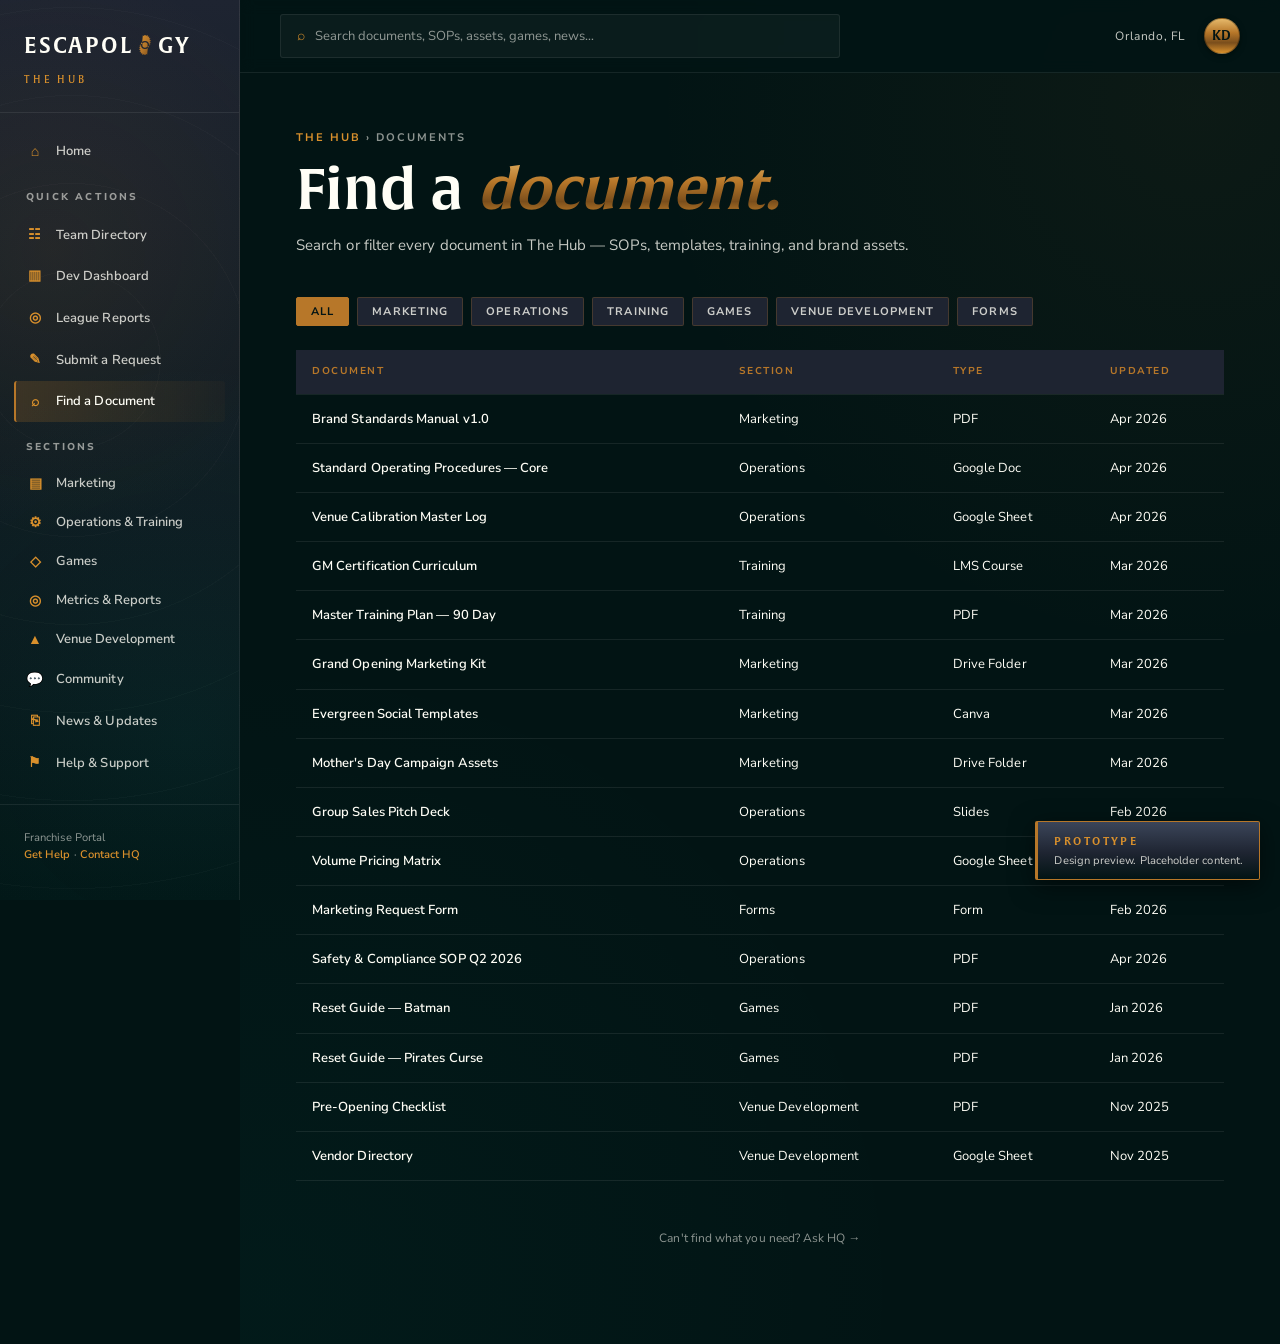
<file: documents.html>
<!DOCTYPE html>
<html lang="en">
<head>
<meta charset="UTF-8">
<meta name="viewport" content="width=device-width, initial-scale=1.0">
<title>Documents — The Hub</title>
<link rel="preconnect" href="https://fonts.googleapis.com">
<link rel="preconnect" href="https://fonts.gstatic.com" crossorigin>
<link href="https://fonts.googleapis.com/css2?family=Cormorant+Garamond:ital,wght@0,400;0,500;0,600;0,700;1,500&family=Nunito+Sans:wght@400;600;700;800&display=swap" rel="stylesheet">
<link rel="stylesheet" href="assets/styles.css">
<style>
  .doc-table { width: 100%; border-collapse: collapse; margin-bottom: 48px; }
  .doc-table th, .doc-table td { text-align: left; padding: 14px 16px; border-bottom: 1px solid var(--border-soft); font-size: 13px; }
  .doc-table th { font-size: 10px; letter-spacing: 0.15em; text-transform: uppercase; color: var(--brass); font-weight: 700; background: var(--iron-deep); }
  .doc-table tr:hover td { background: rgba(183,119,41,0.04); }
  .doc-table td a { color: var(--paper); font-weight: 600; }
  .doc-table td a:hover { color: var(--brass-light); }
  .doc-filters { display: flex; gap: 8px; margin-bottom: 24px; flex-wrap: wrap; }
  .filter-chip { padding: 6px 14px; font-size: 11px; letter-spacing: 0.1em; text-transform: uppercase; font-weight: 700; border: 1px solid var(--border); border-radius: 2px; color: var(--muted-strong); background: var(--iron-deep); cursor: pointer; }
  .filter-chip.active { background: var(--brass); color: var(--iron-black); border-color: var(--brass); }
</style>
</head>
<body>
<div class="app">
  <div data-slot="sidebar"></div>
  <main class="main">
    <div data-slot="topbar"></div>
    <div class="content">
      <div class="breadcrumb"><a href="index.html">The Hub</a> › Documents</div>
      <h1 class="page-title">Find a <span class="accent">document.</span></h1>
      <p class="page-subtitle">Search or filter every document in The Hub — SOPs, templates, training, and brand assets.</p>

      <div class="doc-filters">
        <button class="filter-chip active">All</button>
        <button class="filter-chip">Marketing</button>
        <button class="filter-chip">Operations</button>
        <button class="filter-chip">Training</button>
        <button class="filter-chip">Games</button>
        <button class="filter-chip">Venue Development</button>
        <button class="filter-chip">Forms</button>
      </div>

      <table class="doc-table">
        <thead>
          <tr><th style="width:46%;">Document</th><th>Section</th><th>Type</th><th>Updated</th></tr>
        </thead>
        <tbody>
          <tr><td><a href="#">Brand Standards Manual v1.0</a></td><td>Marketing</td><td>PDF</td><td>Apr 2026</td></tr>
          <tr><td><a href="#">Standard Operating Procedures — Core</a></td><td>Operations</td><td>Google Doc</td><td>Apr 2026</td></tr>
          <tr><td><a href="#">Venue Calibration Master Log</a></td><td>Operations</td><td>Google Sheet</td><td>Apr 2026</td></tr>
          <tr><td><a href="#">GM Certification Curriculum</a></td><td>Training</td><td>LMS Course</td><td>Mar 2026</td></tr>
          <tr><td><a href="#">Master Training Plan — 90 Day</a></td><td>Training</td><td>PDF</td><td>Mar 2026</td></tr>
          <tr><td><a href="#">Grand Opening Marketing Kit</a></td><td>Marketing</td><td>Drive Folder</td><td>Mar 2026</td></tr>
          <tr><td><a href="#">Evergreen Social Templates</a></td><td>Marketing</td><td>Canva</td><td>Mar 2026</td></tr>
          <tr><td><a href="#">Mother's Day Campaign Assets</a></td><td>Marketing</td><td>Drive Folder</td><td>Mar 2026</td></tr>
          <tr><td><a href="#">Group Sales Pitch Deck</a></td><td>Operations</td><td>Slides</td><td>Feb 2026</td></tr>
          <tr><td><a href="#">Volume Pricing Matrix</a></td><td>Operations</td><td>Google Sheet</td><td>Feb 2026</td></tr>
          <tr><td><a href="#">Marketing Request Form</a></td><td>Forms</td><td>Form</td><td>Feb 2026</td></tr>
          <tr><td><a href="#">Safety &amp; Compliance SOP Q2 2026</a></td><td>Operations</td><td>PDF</td><td>Apr 2026</td></tr>
          <tr><td><a href="#">Reset Guide — Batman</a></td><td>Games</td><td>PDF</td><td>Jan 2026</td></tr>
          <tr><td><a href="#">Reset Guide — Pirates Curse</a></td><td>Games</td><td>PDF</td><td>Jan 2026</td></tr>
          <tr><td><a href="#">Pre-Opening Checklist</a></td><td>Venue Development</td><td>PDF</td><td>Nov 2025</td></tr>
          <tr><td><a href="#">Vendor Directory</a></td><td>Venue Development</td><td>Google Sheet</td><td>Nov 2025</td></tr>
        </tbody>
      </table>

      <p style="color:var(--muted); font-size: 12px; text-align:center;">Can't find what you need? <a href="mailto:support@escapology.com">Ask HQ →</a></p>
    </div>
  </main>
</div>
<div data-slot="badge"></div>
<script src="assets/nav.js"></script>
</body>
</html>
</file>
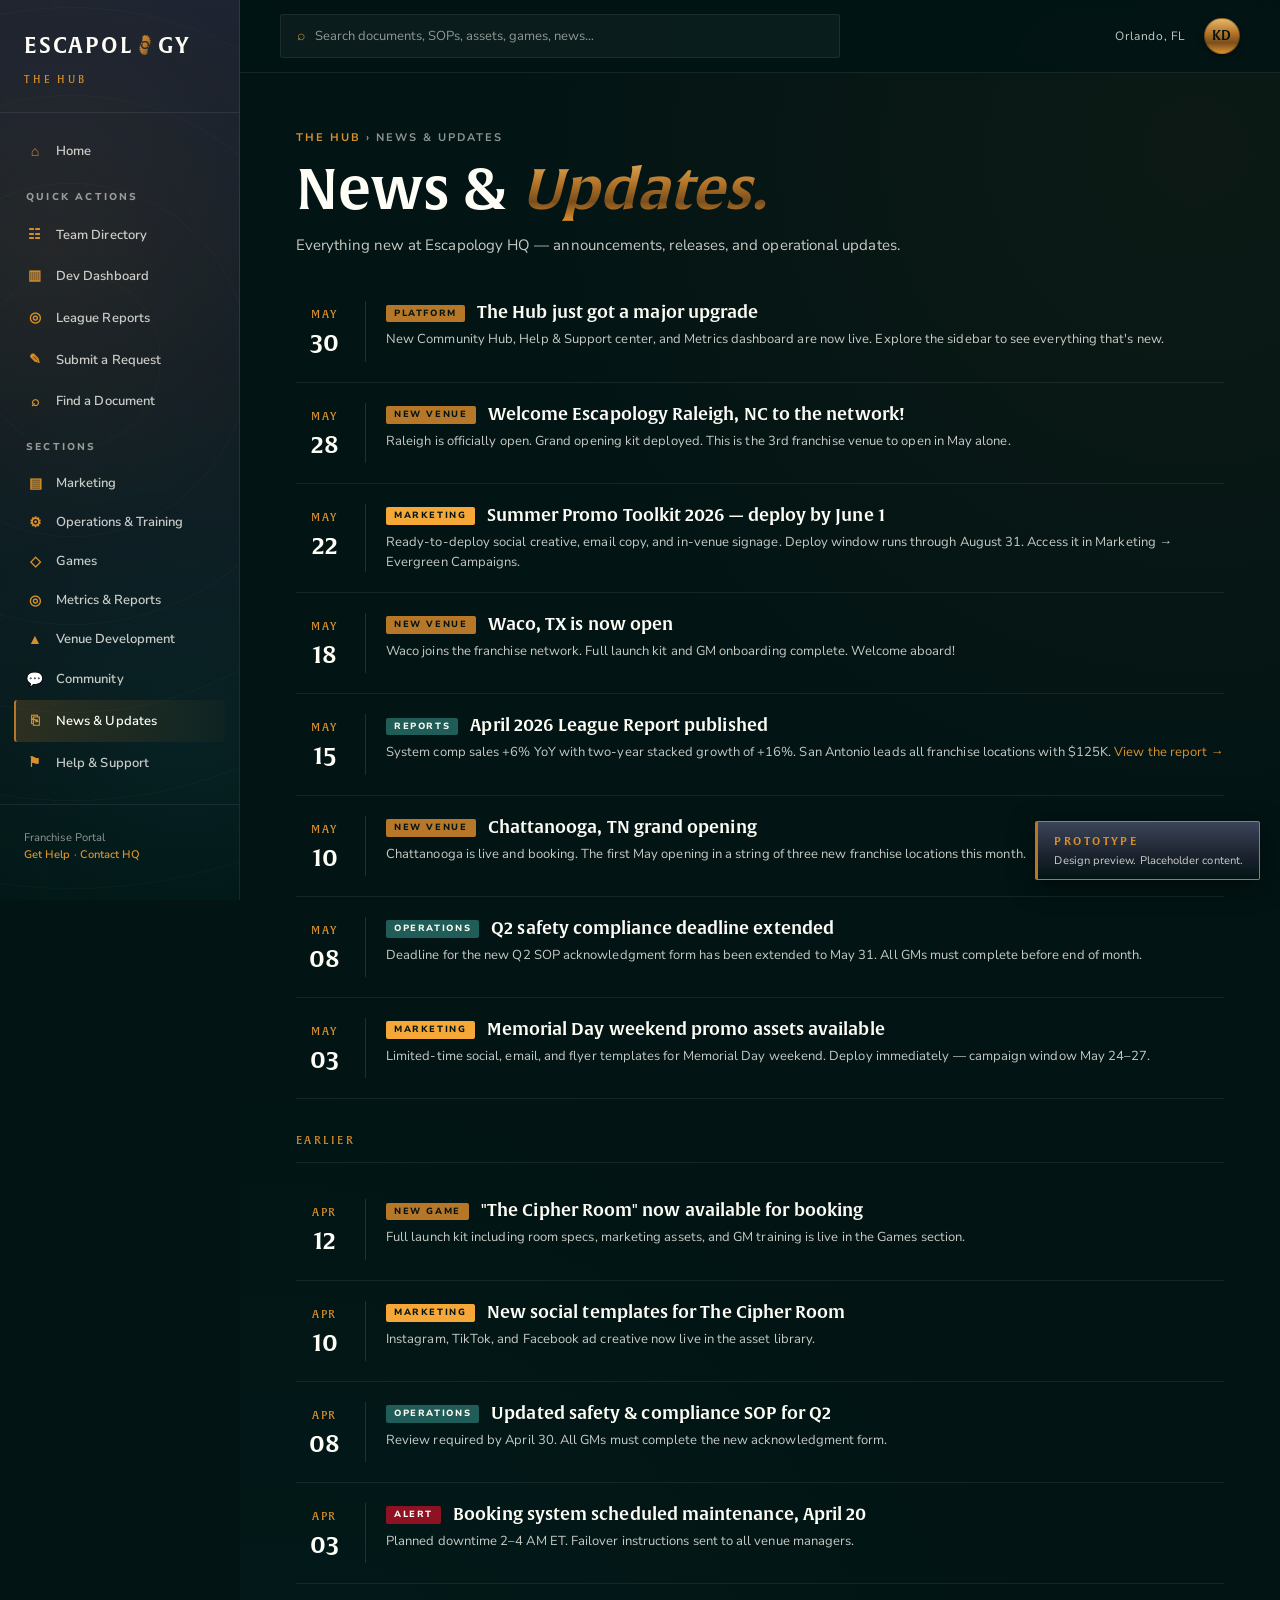
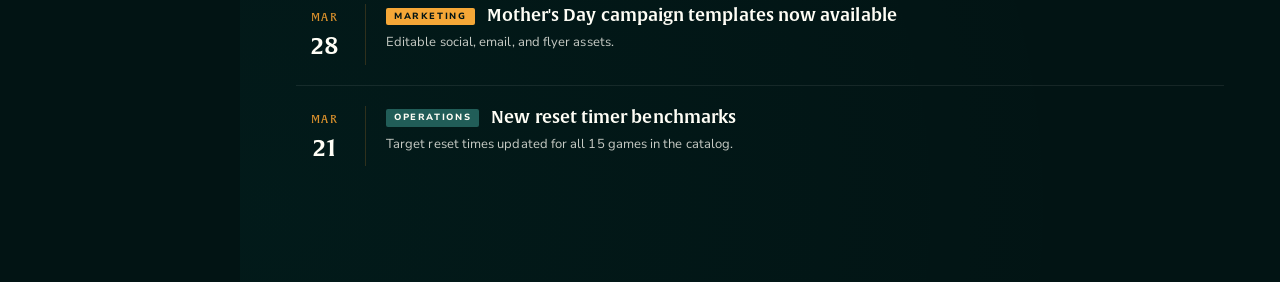
<file: news.html>
<!DOCTYPE html>
<html lang="en">
<head>
<meta charset="UTF-8">
<meta name="viewport" content="width=device-width, initial-scale=1.0">
<title>News &amp; Updates — The Hub</title>
<link rel="preconnect" href="https://fonts.googleapis.com">
<link rel="preconnect" href="https://fonts.gstatic.com" crossorigin>
<link href="https://fonts.googleapis.com/css2?family=Cormorant+Garamond:ital,wght@0,400;0,500;0,600;0,700;1,500&family=Nunito+Sans:wght@400;600;700;800&display=swap" rel="stylesheet">
<link rel="stylesheet" href="assets/styles.css">
</head>
<body>
<div class="app">
  <div data-slot="sidebar"></div>
  <main class="main">
    <div data-slot="topbar"></div>
    <div class="content">
      <div class="breadcrumb"><a href="index.html">The Hub</a> › News &amp; Updates</div>
      <h1 class="page-title">News &amp; <span class="accent">Updates.</span></h1>
      <p class="page-subtitle">Everything new at Escapology HQ — announcements, releases, and operational updates.</p>

      <div class="news-list">
        <div class="news-item"><div class="news-date">MAY<strong>30</strong></div><div><h4><span class="pill">Platform</span> The Hub just got a major upgrade</h4><p>New Community Hub, Help &amp; Support center, and Metrics dashboard are now live. Explore the sidebar to see everything that's new.</p></div></div>
        <div class="news-item"><div class="news-date">MAY<strong>28</strong></div><div><h4><span class="pill brass">New Venue</span> Welcome Escapology Raleigh, NC to the network!</h4><p>Raleigh is officially open. Grand opening kit deployed. This is the 3rd franchise venue to open in May alone.</p></div></div>
        <div class="news-item"><div class="news-date">MAY<strong>22</strong></div><div><h4><span class="pill gold">Marketing</span> Summer Promo Toolkit 2026 — deploy by June 1</h4><p>Ready-to-deploy social creative, email copy, and in-venue signage. Deploy window runs through August 31. Access it in Marketing → Evergreen Campaigns.</p></div></div>
        <div class="news-item"><div class="news-date">MAY<strong>18</strong></div><div><h4><span class="pill brass">New Venue</span> Waco, TX is now open</h4><p>Waco joins the franchise network. Full launch kit and GM onboarding complete. Welcome aboard!</p></div></div>
        <div class="news-item"><div class="news-date">MAY<strong>15</strong></div><div><h4><span class="pill emerald">Reports</span> April 2026 League Report published</h4><p>System comp sales +6% YoY with two-year stacked growth of +16%. San Antonio leads all franchise locations with $125K. <a href="metrics.html" style="color:var(--brass-light);">View the report →</a></p></div></div>
        <div class="news-item"><div class="news-date">MAY<strong>10</strong></div><div><h4><span class="pill brass">New Venue</span> Chattanooga, TN grand opening</h4><p>Chattanooga is live and booking. The first May opening in a string of three new franchise locations this month.</p></div></div>
        <div class="news-item"><div class="news-date">MAY<strong>08</strong></div><div><h4><span class="pill emerald">Operations</span> Q2 safety compliance deadline extended</h4><p>Deadline for the new Q2 SOP acknowledgment form has been extended to May 31. All GMs must complete before end of month.</p></div></div>
        <div class="news-item"><div class="news-date">MAY<strong>03</strong></div><div><h4><span class="pill gold">Marketing</span> Memorial Day weekend promo assets available</h4><p>Limited-time social, email, and flyer templates for Memorial Day weekend. Deploy immediately — campaign window May 24–27.</p></div></div>

        <div style="margin:32px 0 16px;padding-bottom:14px;border-bottom:1px solid var(--border-soft);font-family:'Alverata',serif;font-size:11px;letter-spacing:0.22em;text-transform:uppercase;color:var(--brass-light);font-weight:500;">Earlier</div>

        <div class="news-item"><div class="news-date">APR<strong>12</strong></div><div><h4><span class="pill brass">New Game</span> "The Cipher Room" now available for booking</h4><p>Full launch kit including room specs, marketing assets, and GM training is live in the Games section.</p></div></div>
        <div class="news-item"><div class="news-date">APR<strong>10</strong></div><div><h4><span class="pill gold">Marketing</span> New social templates for The Cipher Room</h4><p>Instagram, TikTok, and Facebook ad creative now live in the asset library.</p></div></div>
        <div class="news-item"><div class="news-date">APR<strong>08</strong></div><div><h4><span class="pill emerald">Operations</span> Updated safety &amp; compliance SOP for Q2</h4><p>Review required by April 30. All GMs must complete the new acknowledgment form.</p></div></div>
        <div class="news-item"><div class="news-date">APR<strong>03</strong></div><div><h4><span class="pill brick">Alert</span> Booking system scheduled maintenance, April 20</h4><p>Planned downtime 2–4 AM ET. Failover instructions sent to all venue managers.</p></div></div>
        <div class="news-item"><div class="news-date">MAR<strong>28</strong></div><div><h4><span class="pill gold">Marketing</span> Mother's Day campaign templates now available</h4><p>Editable social, email, and flyer assets.</p></div></div>
        <div class="news-item"><div class="news-date">MAR<strong>21</strong></div><div><h4><span class="pill emerald">Operations</span> New reset timer benchmarks</h4><p>Target reset times updated for all 15 games in the catalog.</p></div></div>
      </div>
    </div>
  </main>
</div>
<div data-slot="badge"></div>
<script src="assets/nav.js"></script>
</body>
</html>
</file>
<file: assets/styles.css>
/* =========================================================
   THE HUB — Escapology Franchise Portal
   Built to Brand Standards V1.0
   ---------------------------------------------------------
   Primary:    Brass #B77729 · Paper #FFFEF6 · Iron #3B4559 · Black #021414
   Secondary:  Gold #F5A737 · Steel #6F8178 · Florescent #06DCCE ·
               Rust #432E14 · Brick #8D1324 · Emerald #215D58
   Gradients:  Brass B77729→432E14 · Iron 3B4559→021414 · Silver FFFEF6→B7B87B
   Type:       Alverata (display, uppercase) + Museo Sans / Nunito Sans (body)
   ========================================================= */

@font-face {
  font-family: 'Alverata';
  src: url('Alverata-Medium.otf') format('opentype');
  font-weight: 500;
  font-style: normal;
  font-display: swap;
}
@font-face {
  font-family: 'Alverata';
  src: url('Alverata-Semibold.otf') format('opentype');
  font-weight: 600;
  font-style: normal;
  font-display: swap;
}

:root {
  /* Primary */
  --brass:        #B77729;
  --brass-deep:   #432E14;
  --brass-light:  #D9902C;
  --paper:        #FFFEF6;
  --paper-warm:   #F4F0E4;
  --iron:         #3B4559;
  --iron-deep:    #1E2431;
  --iron-black:   #021414;
  --black:        #000000;

  /* Secondary */
  --gold:         #F5A737;
  --steel:        #6F8178;
  --florescent:   #06DCCE;
  --rust:         #432E14;
  --brick:        #8D1324;
  --emerald:      #215D58;

  /* Supporting */
  --border:       rgba(183,119,41,0.25);
  --border-soft:  rgba(255,254,246,0.08);
  --muted:        rgba(255,254,246,0.55);
  --muted-strong: rgba(255,254,246,0.78);

  /* Gradients */
  --grad-brass:   linear-gradient(135deg, #B77729 0%, #7A4E1C 55%, #432E14 100%);
  --grad-iron:    linear-gradient(180deg, #3B4559 0%, #1E2431 55%, #021414 100%);
  --grad-metal:   linear-gradient(180deg, #E5B86A 0%, #B77729 40%, #7A4E1C 70%, #D9902C 100%);

  --nav-w:        240px;
  --radius:       3px;

  /* Brand radial backdrop — concentric rings + single light source */
  --radial-iron:
    radial-gradient(circle at 22% 28%, rgba(183,119,41,0.09) 0%, transparent 42%),
    radial-gradient(circle at 78% 82%, rgba(6,220,206,0.05) 0%, transparent 50%),
    repeating-radial-gradient(circle at 30% 40%, rgba(255,254,246,0.018) 0 1px, transparent 1px 88px),
    linear-gradient(180deg, #1E2431 0%, #021414 100%);
}

* { box-sizing: border-box; margin: 0; padding: 0; }
html, body { height: 100%; }
body {
  font-family: 'Nunito Sans', 'Museo Sans', -apple-system, BlinkMacSystemFont, 'Segoe UI', sans-serif;
  font-size: 14px;
  line-height: 1.55;
  color: var(--paper);
  background: var(--iron-black);
  -webkit-font-smoothing: antialiased;
  letter-spacing: 0.005em;
}
img { max-width: 100%; display: block; }
a { color: inherit; text-decoration: none; }

.app { display: flex; min-height: 100vh; }

/* ========== SIDEBAR ========== */
.sidebar {
  width: var(--nav-w);
  flex: 0 0 var(--nav-w);
  background: var(--radial-iron);
  border-right: 1px solid var(--border-soft);
  padding: 28px 0 24px;
  position: sticky;
  top: 0;
  height: 100vh;
  overflow-y: auto;
  overflow-x: hidden;
  z-index: 5;
}
.sidebar::-webkit-scrollbar { width: 6px; }
.sidebar::-webkit-scrollbar-thumb { background: rgba(183,119,41,0.3); border-radius: 3px; }

.brand {
  padding: 0 24px 24px;
  border-bottom: 1px solid var(--border-soft);
  margin-bottom: 18px;
}
.brand a { display: block; }
.logo-img { width: 148px; height: auto; }
.logo-text {
  font-family: 'Alverata', 'Cormorant Garamond', serif;
  font-weight: 600;
  font-size: 22px;
  letter-spacing: 0.08em;
  color: var(--paper);
  display: flex;
  align-items: center;
  gap: 2px;
}
.logo-text .cog {
  display: inline-block;
  width: 16px; height: 16px;
  background: var(--florescent);
  border-radius: 50%;
  box-shadow: 0 0 12px rgba(6,220,206,0.5);
}
.logo-text .cog-wrap {
  display: inline-flex;
  align-items: center;
  justify-content: center;
  width: 20px;
  height: 20px;
  margin: 0 1px;
  vertical-align: middle;
}
.logo-text .cog-wrap .brand-cog {
  width: 20px;
  height: 20px;
  animation: cogSpin 24s linear infinite;
}
@keyframes cogSpin {
  from { transform: rotate(0deg); }
  to { transform: rotate(360deg); }
}
.brand .tag {
  margin-top: 10px;
  font-family: 'Alverata', serif;
  font-size: 10px;
  letter-spacing: 0.28em;
  text-transform: uppercase;
  color: var(--brass-light);
  font-weight: 500;
}

.nav-section { padding: 0 14px; }
.nav-heading {
  font-size: 10px;
  letter-spacing: 0.22em;
  text-transform: uppercase;
  color: var(--muted);
  font-weight: 800;
  padding: 18px 12px 8px;
}
.nav-item {
  display: flex; align-items: center; gap: 12px;
  padding: 10px 12px;
  font-size: 13px; font-weight: 600;
  color: var(--muted-strong);
  border-radius: var(--radius);
  cursor: pointer;
  background: transparent; border: none;
  width: 100%; text-align: left;
  font-family: inherit;
  transition: color 0.15s, background 0.15s;
}
.nav-item:hover { color: var(--paper); background: rgba(183,119,41,0.08); }
.nav-item.active {
  color: var(--paper);
  background: linear-gradient(90deg, rgba(183,119,41,0.22), rgba(183,119,41,0.04));
  border-left: 2px solid var(--brass);
  padding-left: 10px;
}
.nav-item .ico {
  display: inline-flex; align-items: center; justify-content: center;
  width: 18px;
  color: var(--brass-light);
  font-size: 14px;
}
.nav-sub {
  max-height: 0; overflow: hidden;
  transition: max-height 0.3s ease;
  margin-left: 30px;
  border-left: 1px solid var(--border-soft);
  padding-left: 10px;
}
.nav-sub.open { max-height: 900px; padding-top: 4px; padding-bottom: 8px; }
.nav-sub a {
  display: block;
  padding: 6px 10px;
  font-size: 12px;
  color: var(--muted);
  border-radius: 2px;
}
.nav-sub a:hover { color: var(--brass-light); }
.nav-sub a strong { color: var(--paper); font-weight: 700; }

.sidebar-footer {
  padding: 24px;
  margin-top: 20px;
  border-top: 1px solid var(--border-soft);
  font-size: 11px;
  color: var(--muted);
  line-height: 1.6;
}
.sidebar-footer a { color: var(--brass-light); font-weight: 600; }

/* ========== MAIN ========== */
.main {
  flex: 1; min-width: 0;
  background: var(--iron-black);
  position: relative;
}
.main::before {
  content: '';
  position: absolute; inset: 0;
  pointer-events: none;
  background:
    radial-gradient(circle at 92% 8%, rgba(183,119,41,0.06) 0%, transparent 35%),
    radial-gradient(circle at 3% 96%, rgba(6,220,206,0.03) 0%, transparent 40%);
  z-index: 0;
}
.main > * { position: relative; z-index: 1; }

/* ========== TOPBAR ========== */
.topbar {
  display: flex; align-items: center; gap: 24px;
  padding: 14px 40px;
  border-bottom: 1px solid var(--border-soft);
  background: rgba(2,20,20,0.9);
  backdrop-filter: blur(8px);
  position: sticky; top: 0;
  z-index: 4;
}
.search {
  flex: 1; max-width: 560px;
  display: flex; align-items: center; gap: 10px;
  padding: 10px 16px;
  background: rgba(255,254,246,0.04);
  border: 1px solid var(--border-soft);
  border-radius: var(--radius);
  transition: border-color 0.15s;
}
.search:focus-within { border-color: var(--brass); }
.search .ico { color: var(--brass-light); font-size: 14px; }
.search input {
  flex: 1;
  background: transparent; border: none; outline: none;
  color: var(--paper);
  font-family: inherit;
  font-size: 13px;
}
.search input::placeholder { color: var(--muted); }
.topbar-right {
  display: flex; align-items: center; gap: 18px;
  margin-left: auto;
  font-size: 12px;
  color: var(--muted-strong);
  letter-spacing: 0.05em;
}
.avatar {
  width: 36px; height: 36px;
  border-radius: 50%;
  background: var(--grad-metal);
  color: var(--iron-black);
  font-family: 'Alverata', serif;
  font-weight: 600;
  font-size: 13px;
  letter-spacing: 0.05em;
  display: inline-flex; align-items: center; justify-content: center;
  border: 1px solid rgba(0,0,0,0.3);
  box-shadow: 0 2px 6px rgba(0,0,0,0.4);
}

/* ========== HERO BANNER (home) ========== */
.hero-banner {
  position: relative;
  padding: 72px 56px 80px;
  overflow: hidden;
  background:
    linear-gradient(90deg, rgba(2,20,20,0.92) 0%, rgba(2,20,20,0.65) 55%, rgba(2,20,20,0.2) 100%),
    url('img/hero-banner.png') center/cover no-repeat,
    var(--radial-iron);
  border-bottom: 1px solid var(--border);
  min-height: 340px;
  display: flex; align-items: center;
}
.hero-banner::after {
  content: '';
  position: absolute;
  right: -180px; top: -120px;
  width: 620px; height: 620px;
  background:
    radial-gradient(circle, transparent 38%, rgba(183,119,41,0.18) 39%, transparent 40%),
    radial-gradient(circle, transparent 55%, rgba(183,119,41,0.12) 56%, transparent 57%),
    radial-gradient(circle, transparent 72%, rgba(183,119,41,0.07) 73%, transparent 74%);
  pointer-events: none;
}
.hero-content { position: relative; z-index: 2; max-width: 640px; }
.hero-eyebrow {
  font-family: 'Alverata', serif;
  font-size: 11px;
  letter-spacing: 0.32em;
  text-transform: uppercase;
  color: var(--brass-light);
  font-weight: 500;
  margin-bottom: 18px;
}
.hero-title {
  font-family: 'Alverata', 'Cormorant Garamond', serif;
  font-weight: 600;
  font-size: 62px;
  line-height: 1.05;
  color: var(--paper);
  margin-bottom: 20px;
  text-shadow: 0 2px 40px rgba(0,0,0,0.5);
}
.hero-title em {
  font-style: normal;
  background: var(--grad-metal);
  -webkit-background-clip: text;
  -webkit-text-fill-color: transparent;
  background-clip: text;
}
.hero-sub {
  font-size: 15px;
  line-height: 1.65;
  color: var(--muted-strong);
  max-width: 560px;
}

/* ========== CONTENT CONTAINERS ========== */
.content,
.content-inner {
  padding: 56px 56px 96px;
  max-width: 1400px;
}
.content .sp-hero,
.content-inner .sp-hero {
  margin: -56px -56px 48px;
}

.sp-hero {
  position: relative;
  padding: 68px 56px 72px;
  overflow: hidden;
  min-height: 260px;
  display: flex; align-items: center;
  background:
    linear-gradient(90deg, rgba(2,20,20,0.94) 0%, rgba(2,20,20,0.7) 55%, rgba(2,20,20,0.35) 100%),
    url('img/hero-banner.png') center/cover no-repeat,
    var(--radial-iron);
  border-bottom: 1px solid var(--border);
}
.sp-hero::after {
  content: '';
  position: absolute;
  right: -160px; top: -80px;
  width: 520px; height: 520px;
  background:
    radial-gradient(circle, transparent 38%, rgba(183,119,41,0.2) 39%, transparent 40%),
    radial-gradient(circle, transparent 55%, rgba(183,119,41,0.13) 56%, transparent 57%),
    radial-gradient(circle, transparent 72%, rgba(183,119,41,0.08) 73%, transparent 74%);
  pointer-events: none;
}
.sp-hero .inner { position: relative; z-index: 2; max-width: 720px; }

.breadcrumb {
  font-size: 11px;
  letter-spacing: 0.18em;
  text-transform: uppercase;
  color: var(--muted);
  margin-bottom: 14px;
  font-weight: 700;
}
.breadcrumb a { color: var(--brass-light); }
.page-title {
  font-family: 'Alverata', 'Cormorant Garamond', serif;
  font-weight: 600;
  font-size: 56px;
  line-height: 1.05;
  color: var(--paper);
  margin-bottom: 14px;
}
.page-title .accent {
  background: var(--grad-metal);
  -webkit-background-clip: text;
  -webkit-text-fill-color: transparent;
  background-clip: text;
  font-style: italic;
}
.page-subtitle {
  font-size: 15px;
  color: var(--muted-strong);
  max-width: 680px;
  margin-bottom: 40px;
  line-height: 1.65;
}

.section-head {
  display: flex; align-items: baseline; justify-content: space-between;
  margin: 56px 0 24px;
  padding-bottom: 14px;
  border-bottom: 1px solid var(--border);
}
.section-head h2 {
  font-family: 'Alverata', 'Cormorant Garamond', serif;
  font-weight: 600;
  font-size: 14px;
  letter-spacing: 0.32em;
  text-transform: uppercase;
  color: var(--brass-light);
}
.section-head a {
  font-size: 11px;
  letter-spacing: 0.18em;
  text-transform: uppercase;
  color: var(--muted-strong);
  font-weight: 700;
}
.section-head a:hover { color: var(--brass-light); }

/* ========== QUICK ACTION CARDS ========== */
.quick-actions {
  display: grid;
  grid-template-columns: repeat(3, 1fr);
  gap: 20px;
  margin-bottom: 16px;
}
.quick-card {
  position: relative;
  padding: 28px 26px;
  background: linear-gradient(180deg, rgba(59,69,89,0.45), rgba(30,36,49,0.6));
  border: 1px solid var(--border-soft);
  border-radius: var(--radius);
  transition: transform 0.2s, border-color 0.2s, background 0.2s;
  overflow: hidden;
}
.quick-card::before {
  content: '';
  position: absolute; inset: 0;
  pointer-events: none;
  background: radial-gradient(circle at 85% 110%, rgba(183,119,41,0.18), transparent 55%);
}
.quick-card:hover {
  transform: translateY(-2px);
  border-color: var(--brass);
  background: linear-gradient(180deg, rgba(59,69,89,0.65), rgba(30,36,49,0.8));
}
.quick-card.primary {
  background: var(--grad-brass);
  border-color: var(--brass-deep);
}
.quick-card.primary::before {
  background: radial-gradient(circle at 85% 110%, rgba(255,254,246,0.22), transparent 55%);
}
.qa-icon {
  font-size: 22px;
  width: 46px; height: 46px;
  border-radius: 50%;
  display: inline-flex; align-items: center; justify-content: center;
  background: rgba(183,119,41,0.18);
  color: var(--brass-light);
  margin-bottom: 20px;
  border: 1px solid var(--border);
}
.quick-card.primary .qa-icon {
  background: rgba(255,254,246,0.18);
  border-color: rgba(255,254,246,0.3);
  color: var(--paper);
}
.quick-card h3 {
  font-family: 'Alverata', 'Cormorant Garamond', serif;
  font-weight: 600;
  font-size: 22px;
  line-height: 1.2;
  margin-bottom: 8px;
  color: var(--paper);
}
.quick-card p {
  font-size: 13px;
  line-height: 1.55;
  color: var(--muted-strong);
  margin-bottom: 18px;
}
.quick-card .arrow {
  font-size: 18px;
  color: var(--brass-light);
  font-weight: 700;
  display: inline-block;
  transition: transform 0.15s;
}
.quick-card:hover .arrow { transform: translateX(4px); }
.quick-card.primary .arrow { color: var(--paper); }

/* ========== NEWS ========== */
.news-grid {
  display: grid;
  grid-template-columns: 2fr 1fr;
  gap: 28px;
  margin-bottom: 16px;
}
.news-list { display: flex; flex-direction: column; }
.news-item {
  display: grid;
  grid-template-columns: 70px 1fr;
  gap: 20px;
  padding: 20px 0;
  border-bottom: 1px solid var(--border-soft);
}
.news-item:first-child { padding-top: 4px; }
.news-item:last-child { border-bottom: none; }
.news-date {
  font-family: 'Alverata', serif;
  font-size: 11px;
  letter-spacing: 0.15em;
  text-transform: uppercase;
  color: var(--brass-light);
  text-align: center;
  font-weight: 500;
  padding-top: 4px;
  border-right: 1px solid var(--border);
  padding-right: 12px;
}
.news-date strong {
  display: block;
  font-size: 24px;
  font-weight: 600;
  color: var(--paper);
  margin-top: 2px;
  letter-spacing: 0;
}
.news-item h4 {
  font-family: 'Alverata', 'Cormorant Garamond', serif;
  font-weight: 600;
  font-size: 17px;
  color: var(--paper);
  margin-bottom: 6px;
  line-height: 1.3;
}
.news-item p {
  font-size: 13px;
  color: var(--muted-strong);
  line-height: 1.55;
}

.pill {
  display: inline-block;
  font-family: 'Nunito Sans', sans-serif;
  font-size: 9px;
  letter-spacing: 0.18em;
  text-transform: uppercase;
  font-weight: 800;
  padding: 3px 8px;
  border-radius: 2px;
  margin-right: 8px;
  vertical-align: middle;
  background: var(--brass);
  color: var(--iron-black);
}
.pill.gold    { background: var(--gold); color: var(--iron-black); }
.pill.emerald { background: var(--emerald); color: var(--paper); }
.pill.brick   { background: var(--brick); color: var(--paper); }
.pill.steel   { background: var(--steel); color: var(--paper); }

.announcement {
  position: relative;
  padding: 32px 28px;
  background: var(--grad-iron);
  border: 1px solid var(--border);
  border-radius: var(--radius);
  overflow: hidden;
}
.announcement::before {
  content: '';
  position: absolute; inset: 0;
  background:
    radial-gradient(circle at 80% 20%, rgba(183,119,41,0.25), transparent 50%),
    radial-gradient(circle at 20% 110%, rgba(6,220,206,0.12), transparent 55%);
  pointer-events: none;
}
.announcement > * { position: relative; z-index: 1; }
.announcement .label {
  font-family: 'Nunito Sans', sans-serif;
  font-size: 10px;
  letter-spacing: 0.24em;
  text-transform: uppercase;
  color: var(--florescent);
  font-weight: 800;
  margin-bottom: 14px;
}
.announcement h3 {
  font-family: 'Alverata', 'Cormorant Garamond', serif;
  font-weight: 600;
  font-size: 26px;
  line-height: 1.15;
  color: var(--paper);
  margin-bottom: 12px;
}
.announcement p {
  font-size: 13px;
  color: var(--muted-strong);
  line-height: 1.6;
  margin-bottom: 22px;
}

/* ========== BUTTONS (brand-standard states) ========== */
.btn {
  display: inline-flex; align-items: center; justify-content: center;
  gap: 8px;
  padding: 11px 22px;
  background: var(--gold);
  color: var(--iron-black);
  font-family: 'Alverata', serif;
  font-weight: 600;
  font-size: 12px;
  letter-spacing: 0.18em;
  text-transform: uppercase;
  border: 1px solid var(--gold);
  border-radius: 2px;
  cursor: pointer;
  transition: background 0.15s, border-color 0.15s, transform 0.1s, color 0.15s;
}
.btn:hover { background: var(--brass); border-color: var(--brass); color: var(--paper); }
.btn:active { transform: translateY(1px); }
.btn-ghost { background: transparent; color: var(--brass-light); border: 1px solid var(--brass); }
.btn-ghost:hover { background: var(--brass); color: var(--paper); }
.btn-teal { background: var(--florescent); color: var(--iron-black); border-color: var(--florescent); }
.btn-teal:hover { background: var(--emerald); border-color: var(--emerald); color: var(--paper); }

/* ========== RESOURCE CARDS ========== */
.resource-grid {
  display: grid;
  grid-template-columns: repeat(4, 1fr);
  gap: 18px;
}
.resource-card {
  position: relative;
  padding: 22px 20px;
  background: linear-gradient(180deg, rgba(59,69,89,0.38), rgba(30,36,49,0.55));
  border: 1px solid var(--border-soft);
  border-radius: var(--radius);
  transition: border-color 0.2s, transform 0.2s;
  overflow: hidden;
}
.resource-card::after {
  content: '';
  position: absolute;
  right: -60px; top: -60px;
  width: 180px; height: 180px;
  background:
    radial-gradient(circle, transparent 48%, rgba(255,254,246,0.025) 50%, transparent 52%),
    radial-gradient(circle, transparent 68%, rgba(255,254,246,0.02) 70%, transparent 72%);
  pointer-events: none;
}
.resource-card:hover { border-color: var(--brass); transform: translateY(-2px); }
.resource-icon {
  width: 40px; height: 40px;
  border-radius: var(--radius);
  display: inline-flex; align-items: center; justify-content: center;
  font-size: 18px;
  margin-bottom: 16px;
  background: rgba(183,119,41,0.15);
  color: var(--brass-light);
  border: 1px solid var(--border);
}
.resource-icon.ri-brass   { background: rgba(183,119,41,0.18); color: var(--brass-light); }
.resource-icon.ri-gold    { background: rgba(245,167,55,0.16); color: var(--gold); }
.resource-icon.ri-emerald { background: rgba(33,93,88,0.28); color: var(--florescent); border-color: rgba(6,220,206,0.25); }
.resource-icon.ri-iron    { background: rgba(111,129,120,0.22); color: var(--steel); }
.resource-icon.ri-brick   { background: rgba(141,19,36,0.22); color: #D65566; }
.resource-icon.ri-paper   { background: rgba(255,254,246,0.08); color: var(--paper); }
.resource-card h4 {
  font-family: 'Alverata', 'Cormorant Garamond', serif;
  font-weight: 600;
  font-size: 16px;
  line-height: 1.25;
  color: var(--paper);
  margin-bottom: 8px;
}
.resource-card p {
  font-size: 12px;
  line-height: 1.55;
  color: var(--muted-strong);
  margin-bottom: 14px;
  min-height: 40px;
}
.resource-meta {
  font-size: 10px;
  letter-spacing: 0.22em;
  text-transform: uppercase;
  color: var(--brass-light);
  font-weight: 800;
  padding-top: 12px;
  border-top: 1px solid var(--border-soft);
}

/* ========== INTERIOR SECTIONS ========== */
.sec { margin-bottom: 56px; }
.sec-head {
  display: flex; align-items: baseline; justify-content: space-between;
  gap: 20px;
  margin-bottom: 20px;
  padding-bottom: 14px;
  border-bottom: 1px solid var(--border);
}
.sec-head h2 {
  font-family: 'Alverata', 'Cormorant Garamond', serif;
  font-weight: 600;
  font-size: 28px;
  color: var(--paper);
}
.sec-head p {
  font-size: 13px;
  color: var(--muted);
  max-width: 400px;
  text-align: right;
}

.card-grid-2 { display: grid; grid-template-columns: repeat(2, 1fr); gap: 18px; }
.card-grid-3 { display: grid; grid-template-columns: repeat(3, 1fr); gap: 18px; }
.card-grid-4 { display: grid; grid-template-columns: repeat(4, 1fr); gap: 18px; }

.tile {
  position: relative;
  padding: 24px 22px;
  background: linear-gradient(180deg, rgba(59,69,89,0.42), rgba(30,36,49,0.6));
  border: 1px solid var(--border-soft);
  border-radius: var(--radius);
  transition: border-color 0.2s, transform 0.2s;
  overflow: hidden;
}
.tile:hover { border-color: var(--brass); transform: translateY(-2px); }
.tile h4 {
  font-family: 'Alverata', serif;
  font-weight: 600;
  font-size: 17px;
  color: var(--paper);
  margin-bottom: 8px;
  line-height: 1.25;
}
.tile p {
  font-size: 12px;
  line-height: 1.55;
  color: var(--muted-strong);
  margin-bottom: 14px;
}
.tile .tile-meta {
  font-size: 10px;
  letter-spacing: 0.2em;
  text-transform: uppercase;
  color: var(--brass-light);
  font-weight: 800;
}

/* Game cards */
.game-grid {
  display: grid;
  grid-template-columns: repeat(auto-fill, minmax(230px, 1fr));
  gap: 18px;
}
.game-card {
  position: relative;
  aspect-ratio: 4 / 5;
  border-radius: var(--radius);
  overflow: hidden;
  border: 1px solid var(--border-soft);
  background:
    linear-gradient(180deg, rgba(2,20,20,0.1) 0%, rgba(2,20,20,0.92) 85%),
    var(--radial-iron);
  display: flex; flex-direction: column; justify-content: flex-end;
  padding: 20px;
  transition: transform 0.2s, border-color 0.2s;
}
.game-card:hover { transform: translateY(-3px); border-color: var(--brass); }
.game-card::before {
  content: '';
  position: absolute; inset: 0;
  background:
    radial-gradient(circle at 30% 20%, rgba(183,119,41,0.22), transparent 55%),
    radial-gradient(circle at 70% 80%, rgba(6,220,206,0.1), transparent 55%);
  pointer-events: none;
}
.game-card h4 {
  font-family: 'Alverata', 'Cormorant Garamond', serif;
  font-weight: 600;
  font-size: 20px;
  color: var(--paper);
  margin-bottom: 6px;
  position: relative; z-index: 1;
}
.game-card p {
  font-size: 11px;
  letter-spacing: 0.18em;
  text-transform: uppercase;
  color: var(--brass-light);
  font-weight: 800;
  position: relative; z-index: 1;
}

.iframe-placeholder {
  background: var(--grad-iron);
  border: 1px dashed var(--border);
  border-radius: var(--radius);
  padding: 48px;
  text-align: center;
  color: var(--muted);
  font-size: 13px;
  line-height: 1.7;
}
.iframe-placeholder strong {
  color: var(--brass-light);
  display: block;
  margin-bottom: 6px;
  font-size: 12px;
  letter-spacing: 0.2em;
  text-transform: uppercase;
}

.callout {
  display: flex; gap: 20px;
  padding: 22px 24px;
  background: linear-gradient(90deg, rgba(183,119,41,0.1), transparent);
  border-left: 3px solid var(--brass);
  border-radius: 2px;
  margin: 24px 0;
}
.callout .ico-big {
  font-size: 28px;
  color: var(--brass-light);
  font-family: 'Alverata', serif;
}
.callout h5 {
  font-family: 'Alverata', serif;
  font-weight: 600;
  font-size: 15px;
  color: var(--paper);
  margin-bottom: 4px;
}
.callout p { font-size: 13px; color: var(--muted-strong); }

/* Documents table */
.doc-table { width: 100%; border-collapse: collapse; margin-bottom: 48px; }
.doc-table th, .doc-table td {
  text-align: left;
  padding: 14px 16px;
  border-bottom: 1px solid var(--border-soft);
  font-size: 13px;
}
.doc-table th {
  font-family: 'Nunito Sans', sans-serif;
  font-size: 10px;
  letter-spacing: 0.22em;
  text-transform: uppercase;
  color: var(--brass-light);
  font-weight: 800;
  background: rgba(59,69,89,0.4);
  border-bottom: 1px solid var(--border);
}
.doc-table tr:hover td { background: rgba(183,119,41,0.04); }
.doc-table td a { color: var(--paper); font-weight: 600; }
.doc-table td a:hover { color: var(--brass-light); }
.doc-filters { display: flex; gap: 8px; margin-bottom: 24px; flex-wrap: wrap; }
.filter-chip {
  padding: 7px 14px;
  font-family: 'Nunito Sans', sans-serif;
  font-size: 10px;
  letter-spacing: 0.18em;
  text-transform: uppercase;
  font-weight: 800;
  border: 1px solid var(--border);
  border-radius: 2px;
  color: var(--muted-strong);
  background: rgba(59,69,89,0.3);
  cursor: pointer;
  transition: all 0.15s;
}
.filter-chip:hover { border-color: var(--brass); color: var(--paper); }
.filter-chip.active { background: var(--brass); color: var(--paper); border-color: var(--brass); }

/* Prototype badge */
.mockup-note {
  position: fixed;
  bottom: 20px; right: 20px;
  background: var(--grad-iron);
  border: 1px solid var(--brass);
  border-left: 3px solid var(--brass);
  padding: 10px 16px;
  border-radius: 2px;
  font-size: 11px;
  color: var(--muted-strong);
  max-width: 280px;
  z-index: 100;
  box-shadow: 0 6px 24px rgba(0,0,0,0.5);
}
.mockup-note strong {
  display: block;
  font-family: 'Alverata', serif;
  font-size: 11px;
  letter-spacing: 0.22em;
  text-transform: uppercase;
  color: var(--brass-light);
  margin-bottom: 3px;
}

/* Responsive */
@media (max-width: 1100px) {
  .quick-actions { grid-template-columns: 1fr; }
  .news-grid { grid-template-columns: 1fr; }
  .resource-grid { grid-template-columns: repeat(2, 1fr); }
  .card-grid-4 { grid-template-columns: repeat(2, 1fr); }
  .card-grid-3 { grid-template-columns: 1fr; }
}
@media (max-width: 720px) {
  .sidebar { display: none; }
  .hero-banner { padding: 48px 24px 56px; min-height: 260px; }
  .hero-title { font-size: 40px; }
  .page-title { font-size: 38px; }
  .content, .content-inner { padding: 32px 24px 64px; }
  .content .sp-hero, .content-inner .sp-hero { margin: -32px -24px 36px; padding: 48px 24px 52px; }
  .resource-grid, .card-grid-2 { grid-template-columns: 1fr; }
  .topbar { padding: 12px 20px; }
  .sec-head { flex-direction: column; }
  .sec-head p { text-align: left; }
}
</file>
